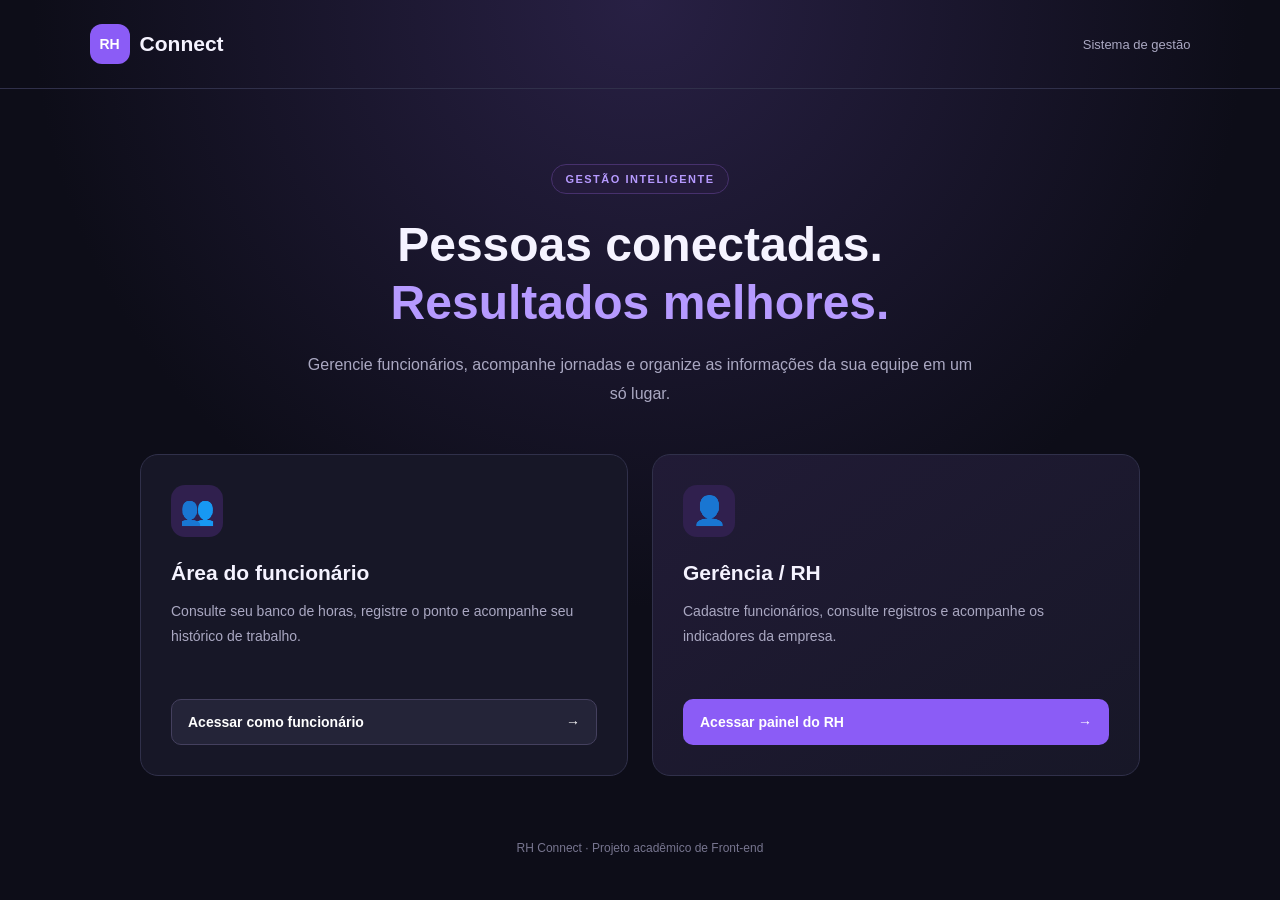
<file: index.html>
<!DOCTYPE html>
<html lang="pt-BR">
<head>
    <meta charset="UTF-8">
    <meta name="viewport" content="width=device-width, initial-scale=1.0">

    <title>RH Connect | Gestão de Pessoas</title>

    <link rel="stylesheet" href="css/style.css">
</head>
<body>

    <header class="cabecalho">
        <a href="index.html" class="logo">
            <span class="logo-icone">RH</span>
            <span>Connect</span>
        </a>

        <span class="status-projeto">
            Sistema de gestão
        </span>
    </header>

    <main class="pagina-inicial">

        <section class="apresentacao">
            <span class="etiqueta">GESTÃO INTELIGENTE</span>

            <h1>
                Pessoas conectadas.<br>
                <span>Resultados melhores.</span>
            </h1>

            <p>
                Gerencie funcionários, acompanhe jornadas
                e organize as informações da sua equipe
                em um só lugar.
            </p>
        </section>

        <section class="opcoes-acesso">

            <article class="cartao">
                <div class="icone-cartao">👥</div>

                <h2>Área do funcionário</h2>

                <p>
                    Consulte seu banco de horas,
                    registre o ponto e acompanhe
                    seu histórico de trabalho.
                </p>

                <a href="pages/login.html?perfil=funcionario"
                   class="botao botao-secundario">
                    Acessar como funcionário
                    <span>→</span>
                </a>
            </article>

            <article class="cartao cartao-destaque">
                <div class="icone-cartao">👤</div>

                <h2>Gerência / RH</h2>

                <p>
                    Cadastre funcionários, consulte
                    registros e acompanhe os indicadores
                    da empresa.
                </p>

                <a href="pages/login.html?perfil=rh"
                   class="botao">
                    Acessar painel do RH
                    <span>→</span>
                </a>
            </article>

        </section>

        <footer>
            <p>RH Connect · Projeto acadêmico de Front-end</p>
        </footer>

    </main>

</body>
</html>
</file>
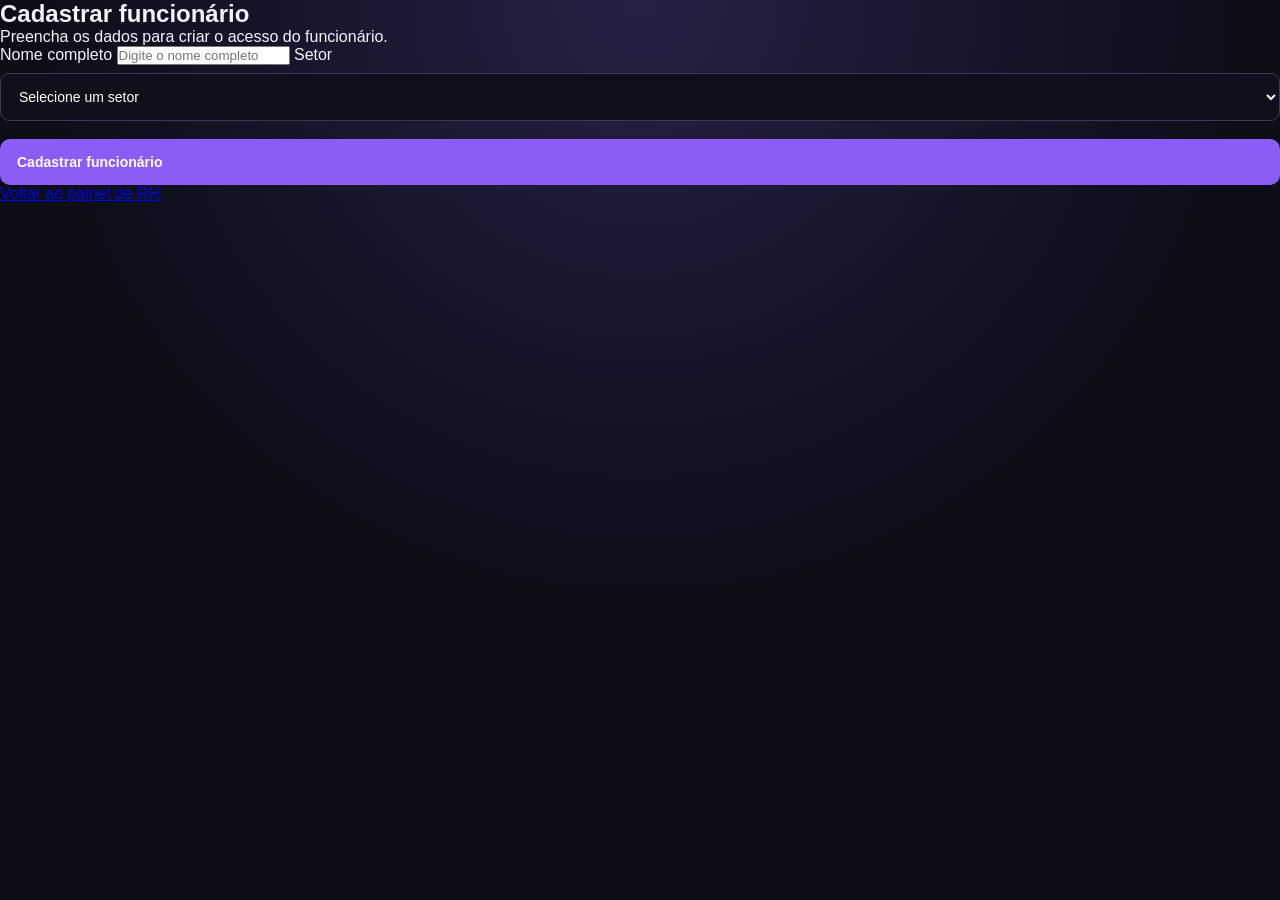
<file: pages/cadastro.html>
<!DOCTYPE html>
<html lang="pt-BR">
<head>
    <meta charset="UTF-8">
    <meta name="viewport" content="width=device-width, initial-scale=1.0">
    <title>Cadastrar funcionário | RH Connect</title>
    <link rel="stylesheet" href="../css/style.css">
    <script src="../js/cadastro.js" defer></script>
</head>
<body>
    <main class="container">
        <section class="card">
            <h1>Cadastrar funcionário</h1>
            <p>Preencha os dados para criar o acesso do funcionário.</p>

            <form id="formCadastro">
                <label for="nome">Nome completo</label>
                <input
                    type="text"
                    id="nome"
                    placeholder="Digite o nome completo"
                    required
                >

                <label for="setor">Setor</label>
                <select id="setor" required>
                    <option value="">Selecione um setor</option>
                    <option value="RH">Recursos Humanos</option>
                    <option value="TI">Tecnologia da Informação</option>
                    <option value="Financeiro">Financeiro</option>
                    <option value="Vendas">Vendas</option>
                    <option value="Administrativo">Administrativo</option>
                </select>

                <p id="erroCadastro" class="mensagem-erro"></p>

                <button type="submit" class="botao">
                    Cadastrar funcionário
                </button>
            </form>

            <section id="resultadoCadastro" hidden>
                <h2>Cadastro realizado!</h2>
                <p>Guarde a senha temporária para entregá-la ao funcionário.</p>

                <label for="senhaTemporaria">Senha temporária</label>
                <input id="senhaTemporaria" type="text" readonly>

                <button type="button" id="copiarSenha" class="botao">
                    Copiar senha
                </button>

                <p id="avisoCopia"></p>
            </section>

            <p>
                <a href="rh.html">Voltar ao painel de RH</a>
            </p>
        </section>
    </main>
</body>
</html>
</file>
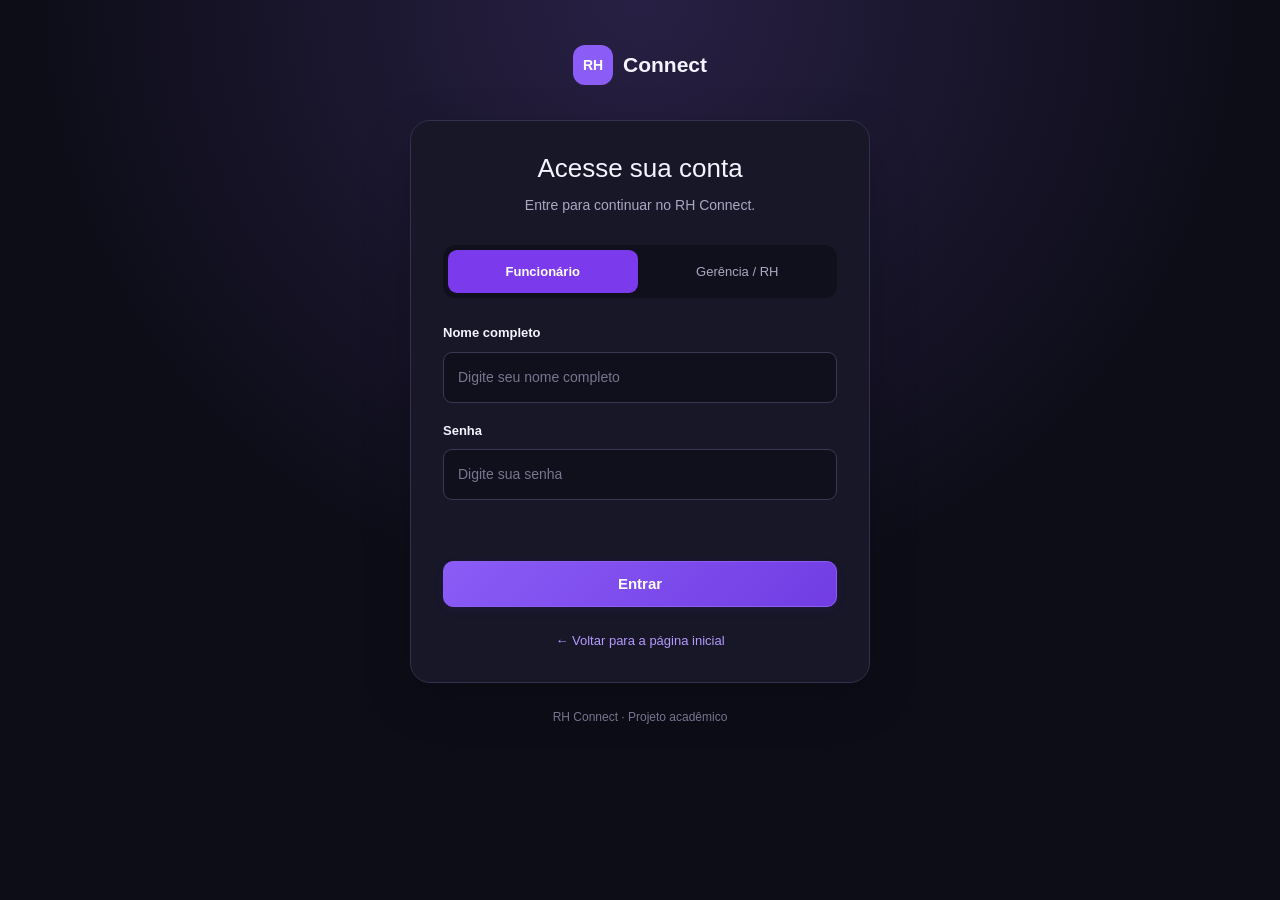
<file: pages/login.html>
<!DOCTYPE html>
<html lang="pt-BR">
<head>
    <meta charset="UTF-8">
    <meta name="viewport" content="width=device-width, initial-scale=1.0">

    <title>Login | RH Connect</title>


    <link
        href="https://cdn.jsdelivr.net/npm/bootstrap@5.3.8/dist/css/bootstrap.min.css"
        rel="stylesheet"
    >

    <link rel="stylesheet" href="../css/style.css">

    <script src="../js/app.js" defer></script>
</head>

<body>

    <main class="login-container">

        <a href="../index.html" class="logo login-logo">
            <span class="logo-icone">RH</span>
            <span>Connect</span>
        </a>

        <section class="login-card">

            <div class="login-cabecalho">
                <h1>Acesse sua conta</h1>
                <p>Entre para continuar no RH Connect.</p>
            </div>

            <div class="seletor-perfil">

                <button
                    type="button"
                    class="perfil-btn ativo"
                    data-perfil="funcionario"
                >
                    Funcionário
                </button>

                <button
                    type="button"
                    class="perfil-btn"
                    data-perfil="rh"
                >
                    Gerência / RH
                </button>

            </div>

            <form id="formLogin">

                <label for="usuario" id="labelUsuario">
                    Nome completo
                </label>

                <input
                    type="text"
                    id="usuario"
                    class="form-control"
                    placeholder="Digite seu nome completo"
                    autocomplete="username"
                    required
                >

                <label for="senha">Senha</label>

                <input
                    type="password"
                    id="senha"
                    class="form-control"
                    placeholder="Digite sua senha"
                    autocomplete="current-password"
                    required
                >

                <p
                    id="mensagem"
                    class="mensagem"
                    role="status"
                ></p>

                <button
                    type="submit"
                    class="botao botao-login btn"
                >
                    Entrar
                </button>

            </form>

            <a href="../index.html" class="voltar-link">
                ← Voltar para a página inicial
            </a>

        </section>

        <p class="login-rodape">
            RH Connect · Projeto acadêmico
        </p>

    </main>
    <script src="https://cdn.jsdelivr.net/npm/bootstrap@5.3.8/dist/js/bootstrap.bundle.min.js"></script>

</body>
</html>
</file>
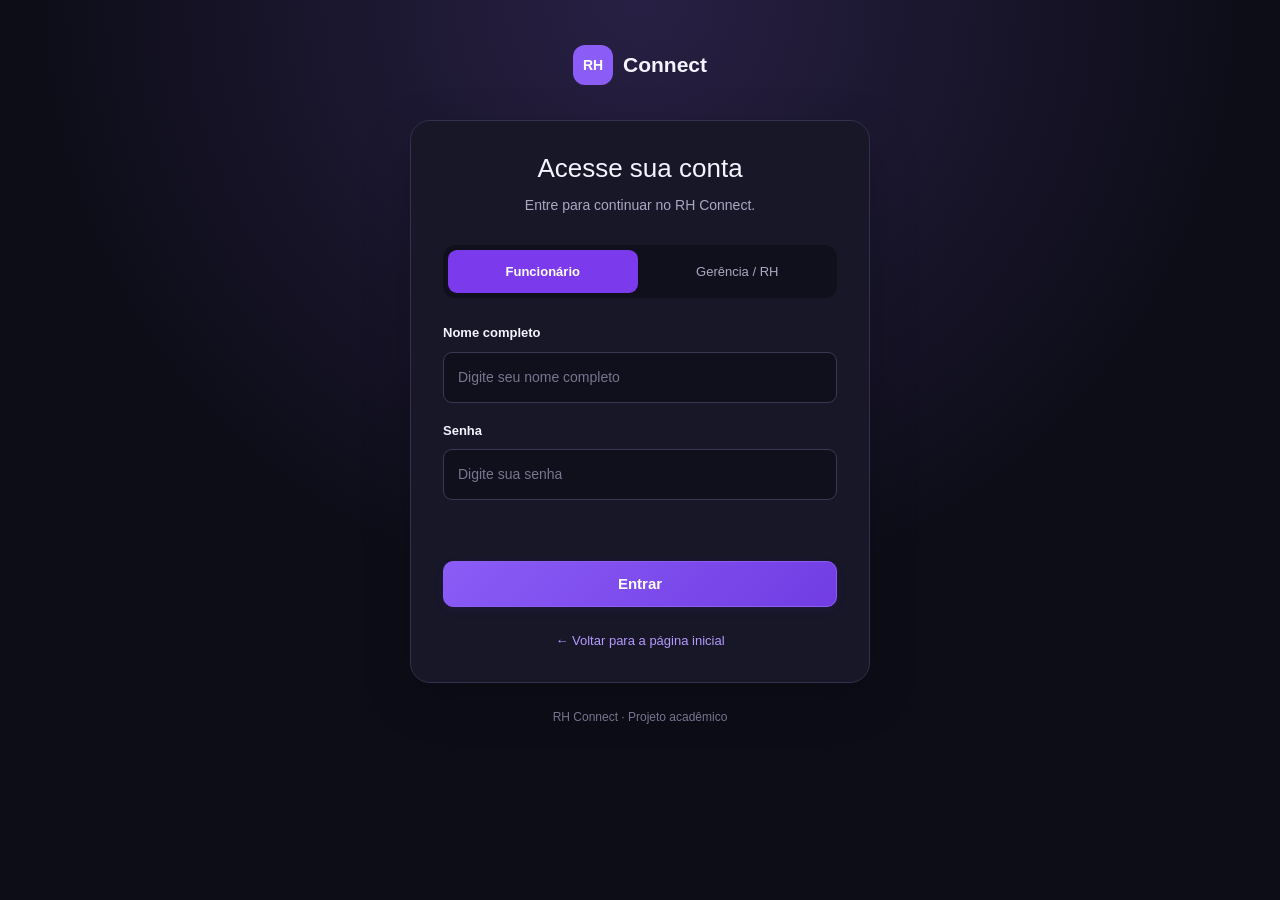
<file: pages/trocar-senha.html>
<!DOCTYPE html>
<html lang="pt-BR">
<head>
    <meta charset="UTF-8">
    <meta name="viewport" content="width=device-width, initial-scale=1.0">
    <title>Trocar senha | RH Connect</title>
    <link rel="stylesheet" href="../css/style.css">
    <script src="../js/trocar-senha.js" defer></script>
</head>
<body>
    <main class="container">
        <section class="card">
            <h1>Crie sua nova senha</h1>

            <p>
                Este é seu primeiro acesso. Por segurança,
                você precisa substituir a senha temporária.
            </p>

            <form id="formNovaSenha">
                <label for="novaSenha">Nova senha</label>
                <input
                    type="password"
                    id="novaSenha"
                    minlength="8"
                    autocomplete="new-password"
                    placeholder="Mínimo de 8 caracteres"
                    required
                >

                <label for="confirmarSenha">Confirme a nova senha</label>
                <input
                    type="password"
                    id="confirmarSenha"
                    minlength="8"
                    autocomplete="new-password"
                    placeholder="Digite a senha novamente"
                    required
                >

                <p id="erroSenha" class="mensagem-erro"></p>

                <button type="submit" class="botao">
                    Salvar nova senha
                </button>
            </form>
        </section>
    </main>
</body>
</html>
</file>
<file: css/style.css>
* {
    margin: 0;
    padding: 0;
    box-sizing: border-box;
}

:root {
    --fundo: #0d0d18;
    --cartao: #171727;
    --borda: #30304a;
    --roxo: #8b5cf6;
    --roxo-claro: #b69aff;
    --texto: #f5f3ff;
    --texto-suave: #aaa8c2;
}

body {
    background:
        radial-gradient(
            circle at 50% 0%,
            #282044 0%,
            var(--fundo) 55%
        );

    color: var(--texto);
    font-family: Arial, Helvetica, sans-serif;
    min-height: 100vh;
}

.cabecalho {
    display: flex;
    align-items: center;
    justify-content: space-between;

    padding: 24px 7%;
    border-bottom: 1px solid var(--borda);
}

.logo {
    display: flex;
    align-items: center;
    gap: 10px;

    color: var(--texto);
    font-size: 21px;
    font-weight: bold;
    text-decoration: none;
}

.logo-icone {
    display: grid;
    place-items: center;

    width: 40px;
    height: 40px;
    border-radius: 12px;

    background: var(--roxo);
    color: white;
    font-size: 14px;
}

.status-projeto {
    color: var(--texto-suave);
    font-size: 13px;
}

.pagina-inicial {
    width: min(100% - 40px, 1000px);
    margin: 0 auto;
    padding-top: 75px;
}

.apresentacao {
    max-width: 680px;
    margin: 0 auto 45px;
    text-align: center;
}

.etiqueta {
    display: inline-block;
    padding: 8px 13px;
    margin-bottom: 22px;

    color: var(--roxo-claro);
    background: #241b3b;
    border: 1px solid #47316d;
    border-radius: 30px;

    font-size: 11px;
    font-weight: bold;
    letter-spacing: 1.5px;
}

.apresentacao h1 {
    font-size: clamp(32px, 5vw, 48px);
    line-height: 1.2;
    margin-bottom: 20px;
}

.apresentacao h1 span {
    color: var(--roxo-claro);
}

.apresentacao p {
    color: var(--texto-suave);
    font-size: 16px;
    line-height: 1.8;
}

.opcoes-acesso {
    display: grid;
    grid-template-columns: repeat(2, minmax(0, 1fr));
    gap: 24px;
}

.cartao {
    padding: 30px;
    border: 1px solid var(--borda);
    border-radius: 18px;
    background: var(--cartao);
    transition: transform 0.2s, border-color 0.2s;
}

.cartao:hover {
    transform: translateY(-4px);
    border-color: var(--roxo);
}

.cartao-destaque {
    background: linear-gradient(
        145deg,
        #211b36,
        var(--cartao)
    );
}

.icone-cartao {
    display: grid;
    place-items: center;

    width: 52px;
    height: 52px;
    margin-bottom: 24px;

    border-radius: 14px;
    background: #30204e;
    color: var(--roxo-claro);
    font-size: 28px;
}

.cartao h2 {
    font-size: 21px;
    margin-bottom: 14px;
}

.cartao p {
    min-height: 76px;
    color: var(--texto-suave);
    font-size: 14px;
    line-height: 1.8;
    margin-bottom: 24px;
}

.botao {
    display: flex;
    align-items: center;
    justify-content: space-between;
    gap: 12px;

    width: 100%;
    padding: 14px 16px;
    border: 1px solid transparent;
    border-radius: 10px;

    background: var(--roxo);
    color: white;
    text-decoration: none;
    font-size: 14px;
    font-weight: bold;

    transition: background 0.2s;
}

.botao:hover {
    background: #7542df;
}

.botao-secundario {
    background: #242438;
    border-color: #44405e;
}

.botao-secundario:hover {
    background: #34304d;
}

footer {
    margin-top: 65px;
    padding-bottom: 30px;
    text-align: center;
    color: #77758f;
    font-size: 12px;
}

@media (max-width: 650px) {
    .cabecalho {
        padding: 18px 20px;
    }

    .pagina-inicial {
        padding-top: 50px;
    }

    .opcoes-acesso {
        grid-template-columns: 1fr;
    }

    .cartao p {
        min-height: auto;
    }

    footer {
        margin-top: 40px;
    }
}

.login-container {
    width: min(100% - 32px, 460px);
    margin: 0 auto;
    padding: 45px 0 30px;
}

.login-logo {
    justify-content: center;
    margin-bottom: 35px;
}

.login-card {
    padding: 32px;
    background: #171727;
    border: 1px solid #34304e;
    border-radius: 20px;
    box-shadow: 0 15px 50px #00000030;
}

.login-cabecalho {
    text-align: center;
    margin-bottom: 28px;
}

.login-cabecalho h1 {
    font-size: 26px;
    margin-bottom: 10px;
}

.login-cabecalho p {
    color: #aaa8c2;
    font-size: 14px;
    line-height: 1.6;
}

.seletor-perfil {
    display: grid;
    grid-template-columns: 1fr 1fr;
    gap: 5px;
    padding: 5px;
    margin-bottom: 25px;
    background: #10101d;
    border-radius: 12px;
}

.perfil-btn {
    padding: 12px 5px;
    border: none;
    border-radius: 9px;
    background: transparent;
    color: #aaa8c2;
    font-size: 13px;
    cursor: pointer;
}

.perfil-btn.ativo {
    background: #7c3aed;
    color: white;
    font-weight: bold;
}

#formLogin label {
    display: block;
    margin: 18px 0 9px;
    font-size: 13px;
    font-weight: bold;
}

#formLogin input {
    width: 100%;
    padding: 14px;
    border: 1px solid #3a3955;
    border-radius: 9px;
    outline: none;
    background: #10101d;
    color: white;
    font-size: 14px;
}

#formLogin input:focus {
    border-color: #8b5cf6;
    box-shadow: 0 0 0 3px #8b5cf620;
}

#formLogin input::placeholder {
    color: #77758f;
}

.botao-login {
    justify-content: center;
    margin-top: 15px;
    cursor: pointer;
    font-size: 15px;
}

.mensagem {
    min-height: 18px;
    margin-top: 12px;
    font-size: 13px;
    line-height: 1.5;
}

.mensagem.erro {
    color: #fb7185;
}

.mensagem.sucesso {
    color: #4ade80;
}

.voltar-link {
    display: block;
    margin-top: 24px;
    color: #b69aff;
    text-align: center;
    text-decoration: none;
    font-size: 13px;
}

.voltar-link:hover {
    color: white;
}

.login-rodape {
    margin-top: 25px;
    color: #77758f;
    text-align: center;
    font-size: 12px;
}

@media (max-width: 400px) {
    .login-card {
        padding: 23px 18px;
    }

    .login-cabecalho h1 {
        font-size: 23px;
    }
}

#formCadastro select {
    box-sizing: border-box;
    width: 100%;
    padding: 14px;
    margin: 8px 0 18px;
    border: 1px solid #3a3955;
    border-radius: 9px;
    outline: none;
    background: #10101d;
    color: white;
    font-size: 14px;
}

#formCadastro select:focus {
    border-color: #8b5cf6;
}

#resultadoCadastro {
    margin-top: 24px;
    padding: 18px;
    border: 1px solid #3a3955;
    border-radius: 12px;
}

#resultadoCadastro[hidden] {
    display: none;
}

#resultadoCadastro h2 {
    color: #a78bfa;
}

#senhaTemporaria {
    box-sizing: border-box;
    width: 100%;
    margin: 8px 0 14px;
}

.mensagem-erro {
    color: #f87171;
}

.painel-rh {
    width: 100%;
    max-width: 1000px;
    box-sizing: border-box;
}

.gerenciar-funcionarios {
    margin-top: 30px;
    text-align: left;
}

.gerenciar-funcionarios h2 {
    margin-bottom: 18px;
    color: #a78bfa;
}

#pesquisaFuncionario {
    width: 100%;
    box-sizing: border-box;
    margin: 10px 0;
}

.tabela-responsiva {
    width: 100%;
    overflow-x: auto;
    margin-top: 16px;
}

.tabela-funcionarios {
    width: 100%;
    border-collapse: collapse;
    text-align: left;
}

.tabela-funcionarios th,
.tabela-funcionarios td {
    padding: 12px;
    border-bottom: 1px solid #3a3955;
}

.tabela-funcionarios th {
    color: #a78bfa;
}

.tabela-funcionarios td {
    overflow-wrap: anywhere;
}

.botao-acao {
    padding: 8px 12px;
    margin: 3px;
    border: 1px solid #8b5cf6;
    border-radius: 7px;
    background: transparent;
    color: white;
    cursor: pointer;
}

.botao-acao:hover {
    background: #6d28d9;
}

.botao-excluir {
    border-color: #ef4444;
}

.botao-excluir:hover {
    background: #b91c1c;
}

#sair {
    margin-top: 28px;
}

@media (max-width: 600px) {
    .tabela-funcionarios th,
    .tabela-funcionarios td {
        padding: 8px;
        font-size: 13px;
    }
}


.botao.botao-login {
    display: inline-flex;
    align-items: center;
    justify-content: center;
    gap: 8px;

    padding: 12px 20px;
    min-height: 44px;

    background: linear-gradient(135deg, #8b5cf6, #713de3) !important;
    color: #ffffff !important;

    border: 1px solid #8b5cf6 !important;
    border-radius: 10px;

    font-family: inherit;
    font-size: 15px;
    font-weight: 600;
    line-height: 1.3;
    text-align: center;
    text-decoration: none;

    cursor: pointer;
    box-shadow: 0 3px 8px rgba(91, 33, 182, 0.15);

    transition:
        background 0.2s ease,
        transform 0.2s ease,
        box-shadow 0.2s ease;
}

.botao.botao-login:hover {
    background: linear-gradient(135deg, #7c3aed, #5b21b6) !important;
    border-color: #7c3aed !important;
    color: #ffffff !important;

    transform: translateY(-2px);
    box-shadow: 0 6px 14px rgba(91, 33, 182, 0.25);
}

.botao.botao-login:active {
    transform: translateY(0);
    box-shadow: 0 2px 5px rgba(91, 33, 182, 0.18);
}


.botao.botao-login:focus-visible {
    outline: 3px solid rgba(139, 92, 246, 0.4);
    outline-offset: 3px;
}



.painel-funcionario .botoes-ponto {
    display: flex;
    flex-wrap: wrap;
    gap: 12px;
    margin-top: 20px;
}

.painel-funcionario .botoes-ponto .botao {
    flex: 1 1 190px;
    min-width: 0;
}


.painel-funcionario #atualizarDados {
    margin-top: 10px;
}

.painel-funcionario #sair {
    min-width: 100px;
}

.painel-rh > a.botao {
    margin-top: 8px;
    margin-bottom: 12px;
}


.painel-rh .tabela-funcionarios td .botao,
.painel-rh .tabela-funcionarios td button {
    min-height: 40px;
    padding: 10px 16px;
    margin: 3px;
    border-radius: 9px;
}

.painel-rh #fecharDetalhes {
    margin-top: 12px;
}

.painel-rh > #sair {
    margin-top: 18px;
    min-width: 100px;
}


@media (max-width: 600px) {
    .botao.botao-login {
        padding: 11px 14px;
        font-size: 14px;
    }

    .painel-funcionario .botoes-ponto .botao {
        flex: 1 1 100%;
        width: 100%;
    }

    .painel-rh .tabela-funcionarios td .botao,
    .painel-rh .tabela-funcionarios td button {
        margin: 3px 0;
    }
}
</file>
